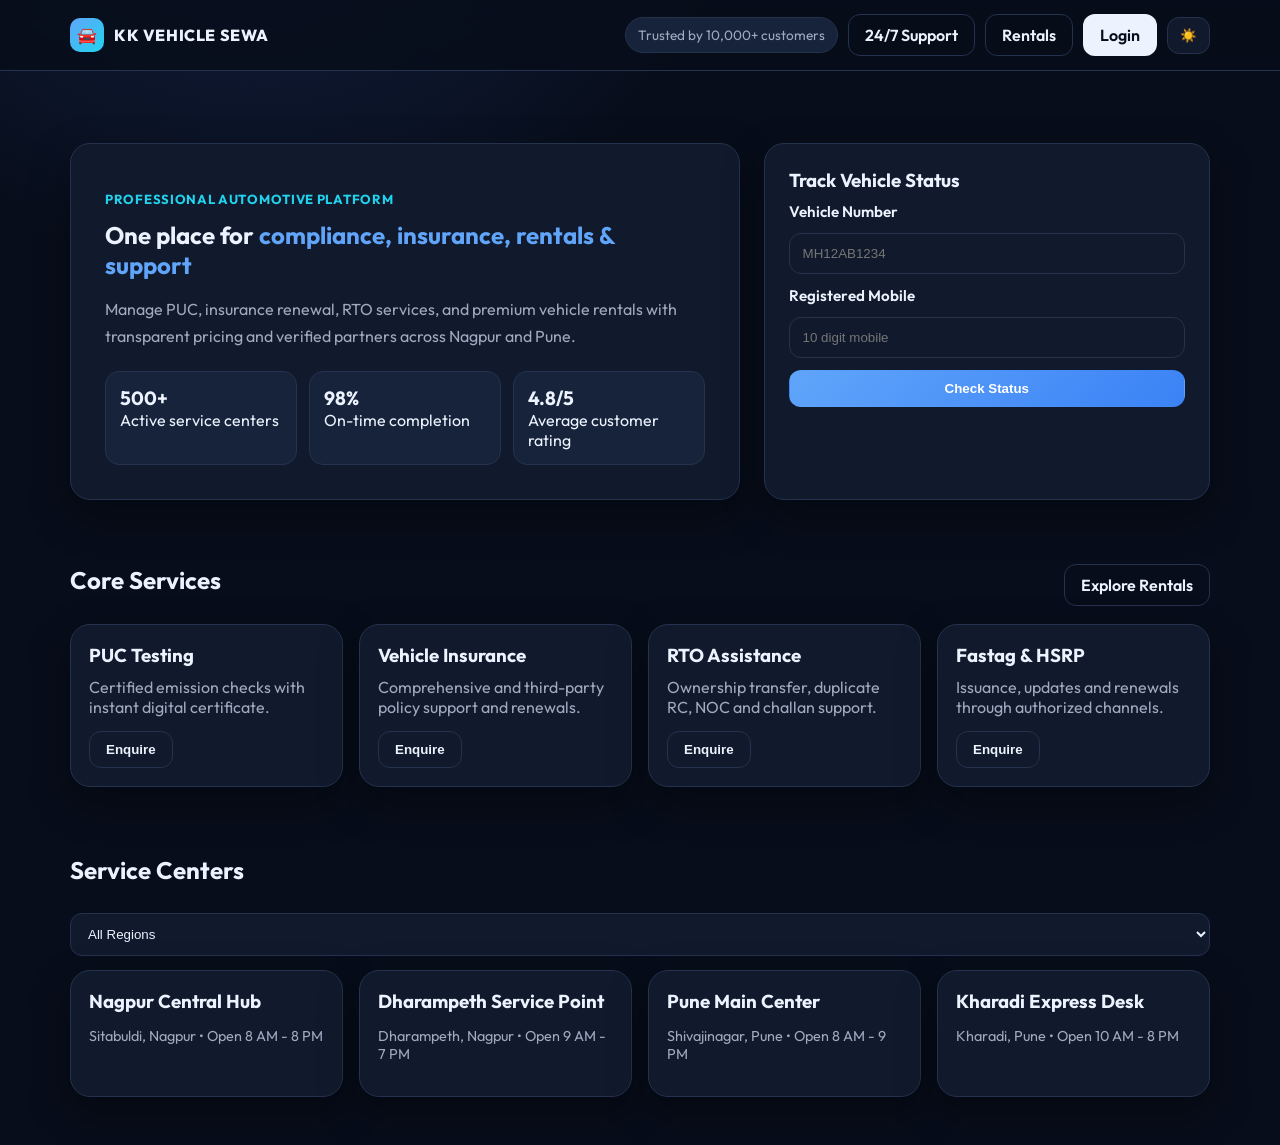
<file: index.html>
<!DOCTYPE html>
<html lang="en">
<head>
  <meta charset="UTF-8" />
  <meta name="viewport" content="width=device-width, initial-scale=1" />
  <title>KK Vehicle Sewa | Complete Vehicle Services</title>
  <link rel="preconnect" href="https://fonts.googleapis.com">
  <link rel="preconnect" href="https://fonts.gstatic.com" crossorigin>
  <link href="https://fonts.googleapis.com/css2?family=Outfit:wght@300;400;500;600;700;800&display=swap" rel="stylesheet">
  <link rel="stylesheet" href="styles.css" />
</head>
<body>
  <header class="site-header">
    <div class="container nav-wrap">
      <a href="index.html" class="logo"><span class="logo-mark">🚘</span>KK VEHICLE SEWA</a>
      <div class="header-actions">
        <span class="badge">Trusted by 10,000+ customers</span>
        <a class="btn btn-outline" href="tel:+919999999999">24/7 Support</a>
        <a class="btn btn-outline" href="rental-vehicles.html">Rentals</a>
        <a class="btn btn-dark nav-auth-btn" href="login.html">Login</a>
        <button class="theme-toggle" onclick="toggleTheme()" aria-label="Toggle theme">🌙</button>
      </div>
    </div>
  </header>

  <main class="container">
    <section class="hero">
      <div class="hero-grid">
        <div class="panel hero-panel">
          <p class="eyebrow">Professional automotive platform</p>
          <h1>One place for <span style="color:var(--primary)">compliance, insurance, rentals & support</span></h1>
          <p class="lead">Manage PUC, insurance renewal, RTO services, and premium vehicle rentals with transparent pricing and verified partners across Nagpur and Pune.</p>
          <div class="metric-grid">
            <div class="metric"><strong>500+</strong>Active service centers</div>
            <div class="metric"><strong>98%</strong>On-time completion</div>
            <div class="metric"><strong>4.8/5</strong>Average customer rating</div>
          </div>
        </div>
        <div class="panel form-card">
          <h3>Track Vehicle Status</h3>
          <form id="statusForm" class="form">
            <label class="form-label" for="vehicleNumber">Vehicle Number</label>
            <input id="vehicleNumber" class="input" placeholder="MH12AB1234" maxlength="12" required>
            <label class="form-label" for="mobileNumber">Registered Mobile</label>
            <input id="mobileNumber" class="input" placeholder="10 digit mobile" maxlength="10" required>
            <button type="submit" class="btn btn-primary">Check Status</button>
          </form>
        </div>
      </div>
    </section>

    <section class="section">
      <div class="section-title-row"><h2>Core Services</h2><a href="rental-vehicles.html" class="btn btn-outline">Explore Rentals</a></div>
      <div class="card-grid services-grid">
        <article class="panel service-card"><h3>PUC Testing</h3><p>Certified emission checks with instant digital certificate.</p><button class="btn btn-outline">Enquire</button></article>
        <article class="panel service-card"><h3>Vehicle Insurance</h3><p>Comprehensive and third-party policy support and renewals.</p><button class="btn btn-outline">Enquire</button></article>
        <article class="panel service-card"><h3>RTO Assistance</h3><p>Ownership transfer, duplicate RC, NOC and challan support.</p><button class="btn btn-outline">Enquire</button></article>
        <article class="panel service-card"><h3>Fastag & HSRP</h3><p>Issuance, updates and renewals through authorized channels.</p><button class="btn btn-outline">Enquire</button></article>
      </div>
    </section>

    <section class="section">
      <div class="section-title-row"><h2>Service Centers</h2></div>
      <div class="center-controls">
        <select id="regionFilter">
          <option value="all">All Regions</option>
          <option value="nagpur">Nagpur</option>
          <option value="pune">Pune</option>
        </select>
      </div>
      <div class="card-grid centers-grid">
        <article class="panel center-card" data-region="nagpur"><h3>Nagpur Central Hub</h3><p class="helper">Sitabuldi, Nagpur • Open 8 AM - 8 PM</p></article>
        <article class="panel center-card" data-region="nagpur"><h3>Dharampeth Service Point</h3><p class="helper">Dharampeth, Nagpur • Open 9 AM - 7 PM</p></article>
        <article class="panel center-card" data-region="pune"><h3>Pune Main Center</h3><p class="helper">Shivajinagar, Pune • Open 8 AM - 9 PM</p></article>
        <article class="panel center-card" data-region="pune"><h3>Kharadi Express Desk</h3><p class="helper">Kharadi, Pune • Open 10 AM - 8 PM</p></article>
      </div>
    </section>
  </main>

  <nav class="bottom-nav">
    <a href="index.html" class="nav-item active"><span class="nav-icon">🏠</span><span>Home</span></a>
    <a href="rental-vehicles.html" class="nav-item"><span class="nav-icon">🚗</span><span>Rentals</span></a>
    <a href="login.html" class="nav-item nav-auth-mobile"><span class="nav-icon">👤</span><span>Profile</span></a>
    <a href="tel:+919999999999" class="nav-item"><span class="nav-icon">📞</span><span>Support</span></a>
  </nav>
  <script src="script.js"></script>
</body>
</html>
</file>
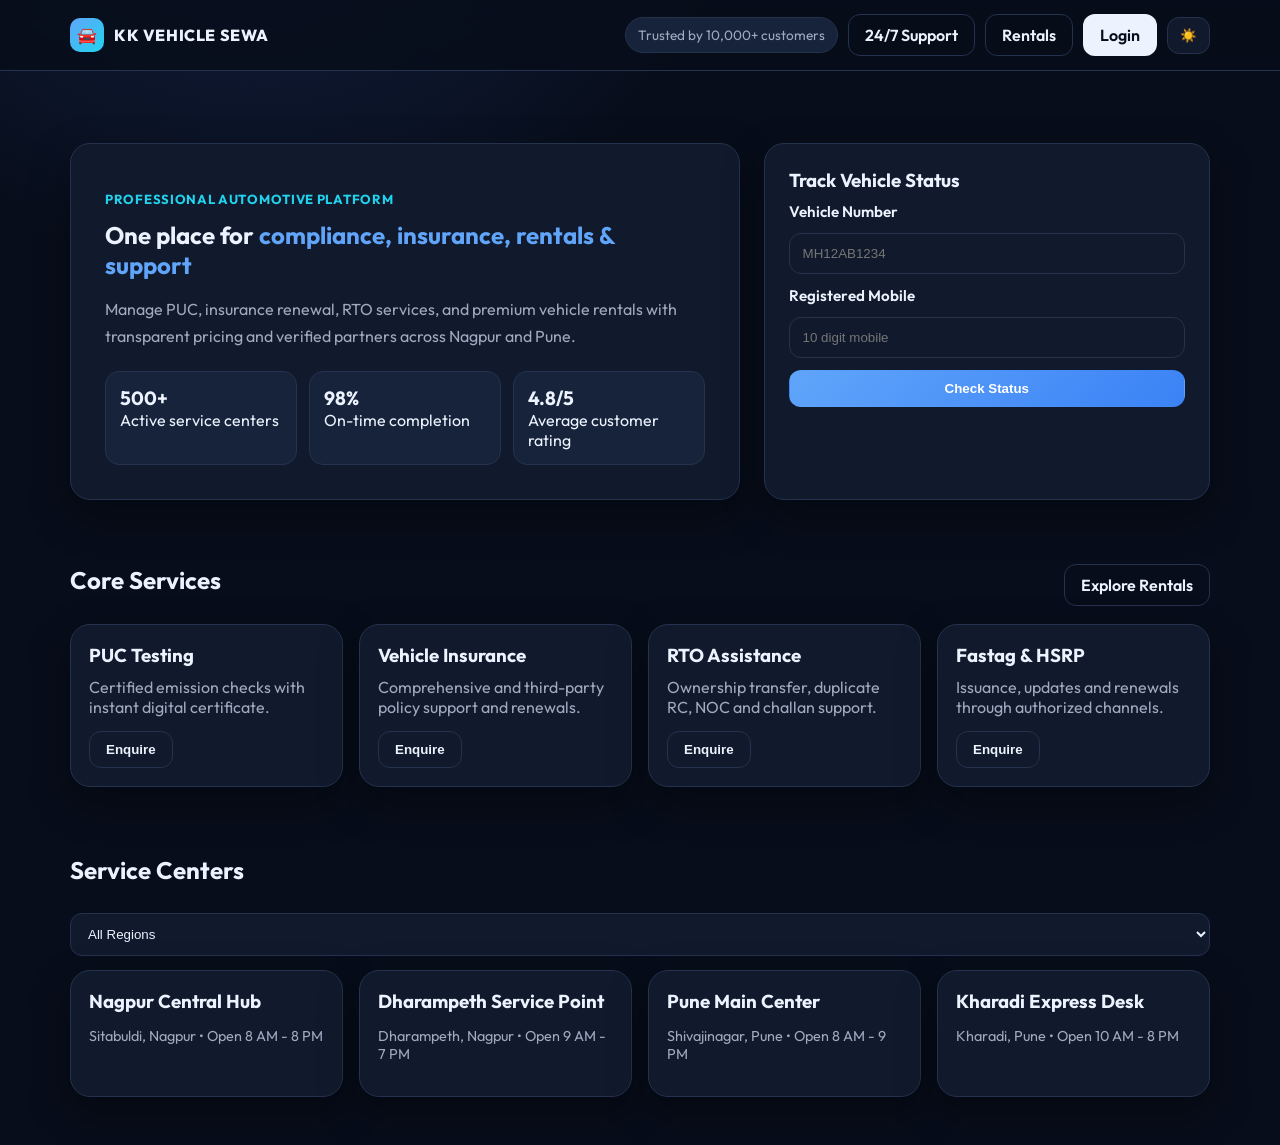
<file: admin.html>
<!DOCTYPE html>
<html lang="en">
<head>
  <meta charset="UTF-8" />
  <meta name="viewport" content="width=device-width, initial-scale=1" />
  <title>Admin Dashboard | KK Vehicle Sewa</title>
  <link rel="preconnect" href="https://fonts.googleapis.com">
  <link rel="preconnect" href="https://fonts.gstatic.com" crossorigin>
  <link href="https://fonts.googleapis.com/css2?family=Outfit:wght@300;400;500;600;700;800&display=swap" rel="stylesheet">
  <link rel="stylesheet" href="styles.css" />
</head>
<body>
  <header class="site-header">
    <div class="container nav-wrap">
      <a class="logo" href="index.html"><span class="logo-mark">🚘</span>KK VEHICLE SEWA</a>
      <div class="header-actions">
        <span class="badge">Administrator</span>
        <a class="btn btn-outline" href="index.html">Back to Site</a>
        <a class="btn btn-dark nav-auth-btn" href="#">Logout</a>
      </div>
    </div>
  </header>

  <main class="admin-shell">
    <aside class="sidebar">
      <h3>Dashboard</h3>
      <a href="#" class="nav-link active">Overview</a>
      <a href="#" class="nav-link">Bookings</a>
      <a href="#" class="nav-link">Users</a>
      <a href="#" class="nav-link">Services</a>
      <a href="#" class="nav-link">Settings</a>
    </aside>

    <section class="admin-main">
      <h2>Operations Overview</h2>
      <p class="helper">Real-time snapshot of platform activity and booking requests.</p>
      <div class="stats-grid">
        <article class="panel stat-card"><div class="stat-card-title">Registered Users</div><div class="stat-card-value">0</div></article>
        <article class="panel stat-card"><div class="stat-card-title">Active Trips</div><div class="stat-card-value">0</div></article>
        <article class="panel stat-card"><div class="stat-card-title">Pending Requests</div><div class="stat-card-value">0</div></article>
        <article class="panel stat-card"><div class="stat-card-title">Revenue</div><div class="stat-card-value">₹0</div></article>
      </div>

      <section class="panel admin-section" style="padding:14px;">
        <div class="section-title-row"><h3>Recent Bookings / Requests</h3></div>
        <div class="data-table-wrapper">
          <table class="data-table">
            <thead>
              <tr><th>ID</th><th>Customer Name</th><th>Service / Vehicle</th><th>Date</th><th>Status</th><th>Action</th></tr>
            </thead>
            <tbody>
              <tr><td colspan="6">Loading...</td></tr>
            </tbody>
          </table>
        </div>
      </section>
    </section>
  </main>
  <script src="script.js"></script>
</body>
</html>
</file>
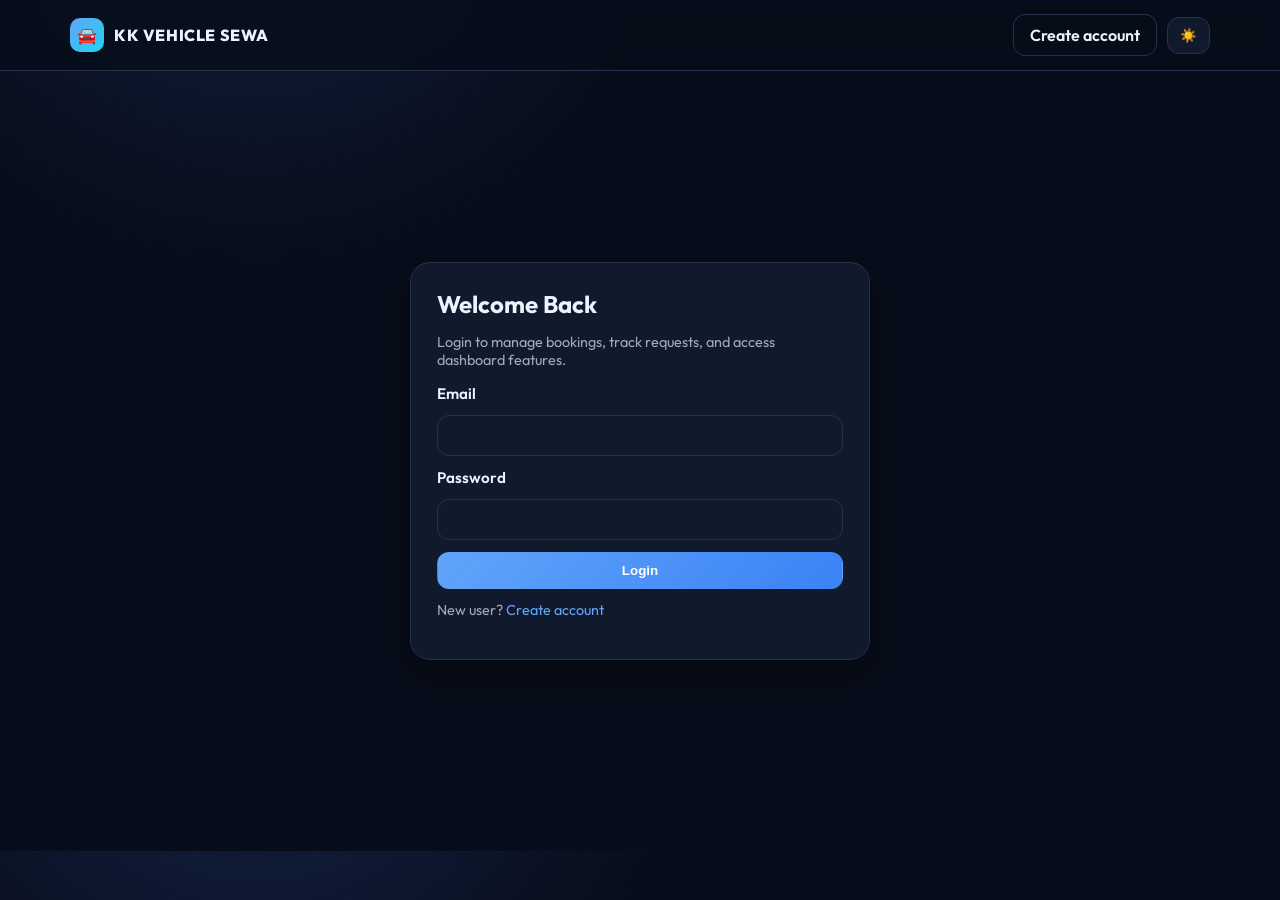
<file: login.html>
<!DOCTYPE html>
<html lang="en">
<head>
  <meta charset="UTF-8" />
  <meta name="viewport" content="width=device-width, initial-scale=1" />
  <title>Login | KK Vehicle Sewa</title>
  <link rel="preconnect" href="https://fonts.googleapis.com">
  <link rel="preconnect" href="https://fonts.gstatic.com" crossorigin>
  <link href="https://fonts.googleapis.com/css2?family=Outfit:wght@300;400;500;600;700;800&display=swap" rel="stylesheet">
  <link rel="stylesheet" href="styles.css" />
</head>
<body>
  <header class="site-header"><div class="container nav-wrap"><a class="logo" href="index.html"><span class="logo-mark">🚘</span>KK VEHICLE SEWA</a><div class="header-actions"><a class="btn btn-outline" href="register.html">Create account</a><button class="theme-toggle" onclick="toggleTheme()">🌙</button></div></div></header>
  <main class="container auth-layout">
    <section class="panel auth-card">
      <h2>Welcome Back</h2>
      <p class="helper">Login to manage bookings, track requests, and access dashboard features.</p>
      <form id="loginForm" class="form" style="margin-top:14px;">
        <label class="form-label" for="loginEmail">Email</label>
        <input class="input" id="loginEmail" type="email" required>
        <label class="form-label" for="loginPassword">Password</label>
        <input class="input" id="loginPassword" type="password" required>
        <div id="loginError" class="error-box">Invalid credentials. Please try again.</div>
        <button class="btn btn-primary" type="submit">Login</button>
      </form>
      <p class="helper" style="margin-top:12px;">New user? <a href="register.html" style="color:var(--primary)">Create account</a></p>
    </section>
  </main>
  <script src="script.js"></script>
</body>
</html>
</file>
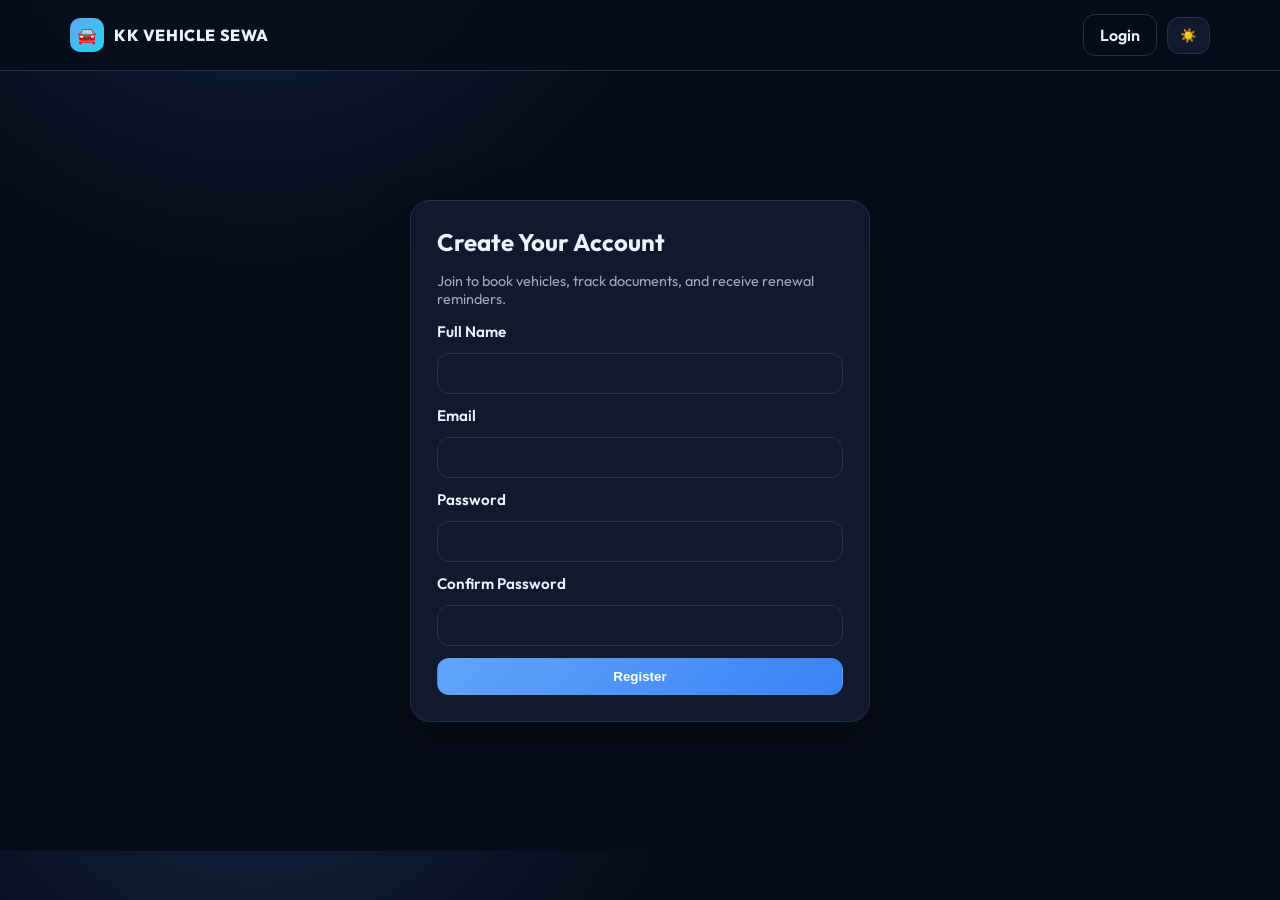
<file: register.html>
<!DOCTYPE html>
<html lang="en">
<head>
  <meta charset="UTF-8" />
  <meta name="viewport" content="width=device-width, initial-scale=1" />
  <title>Register | KK Vehicle Sewa</title>
  <link rel="preconnect" href="https://fonts.googleapis.com">
  <link rel="preconnect" href="https://fonts.gstatic.com" crossorigin>
  <link href="https://fonts.googleapis.com/css2?family=Outfit:wght@300;400;500;600;700;800&display=swap" rel="stylesheet">
  <link rel="stylesheet" href="styles.css" />
</head>
<body>
  <header class="site-header"><div class="container nav-wrap"><a class="logo" href="index.html"><span class="logo-mark">🚘</span>KK VEHICLE SEWA</a><div class="header-actions"><a class="btn btn-outline" href="login.html">Login</a><button class="theme-toggle" onclick="toggleTheme()">🌙</button></div></div></header>
  <main class="container auth-layout">
    <section class="panel auth-card">
      <h2>Create Your Account</h2>
      <p class="helper">Join to book vehicles, track documents, and receive renewal reminders.</p>
      <form id="registerForm" class="form" style="margin-top:14px;">
        <label class="form-label" for="registerName">Full Name</label>
        <input class="input" id="registerName" required>
        <label class="form-label" for="registerEmail">Email</label>
        <input class="input" id="registerEmail" type="email" required>
        <label class="form-label" for="registerPassword">Password</label>
        <input class="input" id="registerPassword" type="password" required>
        <label class="form-label" for="registerConfirmPassword">Confirm Password</label>
        <input class="input" id="registerConfirmPassword" type="password" required>
        <button class="btn btn-primary" type="submit">Register</button>
      </form>
    </section>
  </main>
  <script src="script.js"></script>
</body>
</html>
</file>
<file: styles.css>
:root {
  --bg: #f4f7fb;
  --surface: #ffffff;
  --surface-2: #eef3ff;
  --text: #0f172a;
  --muted: #5b6475;
  --primary: #2563eb;
  --primary-strong: #1e40af;
  --accent: #0ea5e9;
  --success: #16a34a;
  --border: #dbe3f0;
  --shadow: 0 14px 40px rgba(15, 23, 42, 0.08);
}

:root[data-theme="dark"] {
  --bg: #070d1a;
  --surface: #111a2c;
  --surface-2: #17233a;
  --text: #ecf3ff;
  --muted: #9fa9c0;
  --primary: #60a5fa;
  --primary-strong: #3b82f6;
  --accent: #22d3ee;
  --success: #22c55e;
  --border: #24324d;
  --shadow: 0 16px 40px rgba(0, 0, 0, 0.35);
}

* { box-sizing: border-box; }
body {
  margin: 0;
  font-family: 'Outfit', sans-serif;
  background: radial-gradient(circle at 20% -20%, #4f7cff33, transparent 30%), var(--bg);
  color: var(--text);
}
a { color: inherit; text-decoration: none; }
.container { width: min(1140px, 92vw); margin: 0 auto; }

.site-header {
  position: sticky; top: 0; z-index: 20;
  background: color-mix(in srgb, var(--bg) 86%, transparent);
  backdrop-filter: blur(10px);
  border-bottom: 1px solid var(--border);
}
.nav-wrap { display: flex; align-items: center; justify-content: space-between; padding: 14px 0; gap: 16px; }
.logo { font-weight: 800; letter-spacing: .6px; display:flex; align-items:center; gap:10px; }
.logo-mark { width: 34px; height: 34px; border-radius: 10px; display:grid; place-items:center; background: linear-gradient(135deg, var(--primary), var(--accent)); color:#fff; }
.header-actions { display:flex; align-items:center; gap:10px; flex-wrap: wrap; justify-content:flex-end; }

.badge { padding: 8px 12px; border-radius: 999px; background: var(--surface-2); color: var(--muted); font-size: .85rem; border: 1px solid var(--border); }

.btn {
  border: 1px solid transparent;
  background: var(--surface-2);
  color: var(--text);
  padding: 10px 16px;
  border-radius: 12px;
  font-weight: 600;
  cursor: pointer;
}
.btn:hover { transform: translateY(-1px); }
.btn-primary { background: linear-gradient(135deg, var(--primary), var(--primary-strong)); color: white; }
.btn-outline { border-color: var(--border); background: transparent; }
.btn-dark { background: var(--text); color: var(--bg); }
.theme-toggle { border:1px solid var(--border); background:var(--surface); border-radius:12px; padding:10px 12px; cursor:pointer; }

.hero { padding: 72px 0 44px; }
.hero-grid { display:grid; grid-template-columns: 1.2fr .8fr; gap: 24px; align-items: stretch; }
.panel { background: var(--surface); border:1px solid var(--border); border-radius: 20px; box-shadow: var(--shadow); }
.hero-panel { padding: 34px; }
.eyebrow { color: var(--accent); font-weight:700; letter-spacing:.7px; text-transform: uppercase; font-size:.82rem; }
h1,h2,h3 { margin: 0 0 10px; }
.lead { color: var(--muted); line-height: 1.65; }
.metric-grid { display:grid; grid-template-columns: repeat(3,minmax(0,1fr)); gap:12px; margin-top: 22px; }
.metric { background: var(--surface-2); border:1px solid var(--border); border-radius: 14px; padding:14px; }
.metric strong { display:block; font-size: 1.2rem; }
.form-card { padding: 24px; }
.form { display:grid; gap:12px; }
.form-label { font-weight:600; font-size:.95rem; }
.input, select {
  width:100%;
  padding: 12px 13px;
  border-radius: 12px;
  border:1px solid var(--border);
  background: var(--surface);
  color: var(--text);
}

.section { padding: 20px 0 48px; }
.section-title-row { display:flex; justify-content:space-between; align-items:center; margin-bottom: 18px; }
.card-grid { display:grid; gap:16px; }
.services-grid { grid-template-columns: repeat(auto-fit,minmax(220px,1fr)); }
.service-card { padding: 18px; }
.service-card p { color: var(--muted); margin: 8px 0 14px; }

.center-controls { display:flex; gap:10px; align-items:center; margin-bottom:14px; }
.centers-grid { grid-template-columns: repeat(auto-fit,minmax(250px,1fr)); }
.center-card { padding: 18px; }

.auth-layout { min-height: calc(100vh - 120px); display:grid; place-items:center; padding: 36px 0; }
.auth-card { width:min(460px,92vw); padding: 26px; }
.helper { color:var(--muted); font-size:.9rem; }
.error-box { display:none; color:#ef4444; background:#ef444422; border:1px solid #ef444455; padding:8px 10px; border-radius:10px; }

.filters { display:grid; grid-template-columns: repeat(5,minmax(0,1fr)); gap:10px; margin: 12px 0 20px; }
.rental-grid { display:grid; grid-template-columns: repeat(auto-fit,minmax(280px,1fr)); gap:16px; }
.rental-card { overflow:hidden; }
.rental-card img { width:100%; height:180px; object-fit:cover; }
.rental-card-body { padding:14px; }
.rental-card-title { font-size:1.1rem; margin-bottom:6px; }
.rental-card-specs, .rental-card-meta, .rental-card-terms { color:var(--muted); margin:.35rem 0; }
.rental-card-price { font-size:1.4rem; font-weight:700; margin:.4rem 0; }
.vehicle-pills { display:flex; gap:8px; }
.vehicle-pill { font-size:.75rem; padding:4px 8px; border-radius:999px; background:var(--surface-2); border:1px solid var(--border); text-transform:capitalize; }
.rental-card-actions { display:flex; gap:8px; margin-top: 12px; }

.admin-shell { display:grid; grid-template-columns: 240px 1fr; min-height: calc(100vh - 70px); }
.sidebar { border-right:1px solid var(--border); background: var(--surface); padding:20px; }
.sidebar .nav-link { display:block; padding:10px 12px; border-radius:10px; color:var(--muted); margin-bottom:6px; }
.sidebar .nav-link.active, .sidebar .nav-link:hover { background: var(--surface-2); color:var(--text); }
.admin-main { padding: 24px; }
.stats-grid { display:grid; grid-template-columns:repeat(4,minmax(0,1fr)); gap:12px; margin-bottom:16px; }
.stat-card { padding:16px; }
.stat-card-title { color:var(--muted); }
.stat-card-value { font-size:1.4rem; font-weight:700; margin-top: 6px; }
.data-table-wrapper { overflow:auto; }
.data-table { width:100%; border-collapse: collapse; }
.data-table th, .data-table td { padding:12px; border-bottom:1px solid var(--border); text-align:left; }
.status-badge { padding:4px 10px; border-radius:999px; font-size:.78rem; font-weight:600; }
.status-active { background:#22c55e2a; color:#16a34a; }
.status-pending { background:#f59e0b2a; color:#d97706; }

.bottom-nav {
  position: fixed; bottom: 0; left: 0; right: 0; z-index: 30;
  display:none; justify-content:space-around; padding:10px;
  border-top:1px solid var(--border); background: var(--surface);
}
.nav-item { display:grid; place-items:center; gap:4px; font-size:.75rem; color:var(--muted); }
.nav-item.active { color:var(--primary); }

@media (max-width: 920px) {
  .hero-grid { grid-template-columns: 1fr; }
  .filters { grid-template-columns: repeat(2,minmax(0,1fr)); }
  .admin-shell { grid-template-columns: 1fr; }
  .sidebar { display:none; }
  .stats-grid { grid-template-columns: repeat(2,minmax(0,1fr)); }
}

@media (max-width: 680px) {
  .header-actions .badge { display:none; }
  .metric-grid { grid-template-columns:1fr; }
  .filters { grid-template-columns: 1fr; }
  .bottom-nav { display:flex; }
  body { padding-bottom: 72px; }
}
</file>
